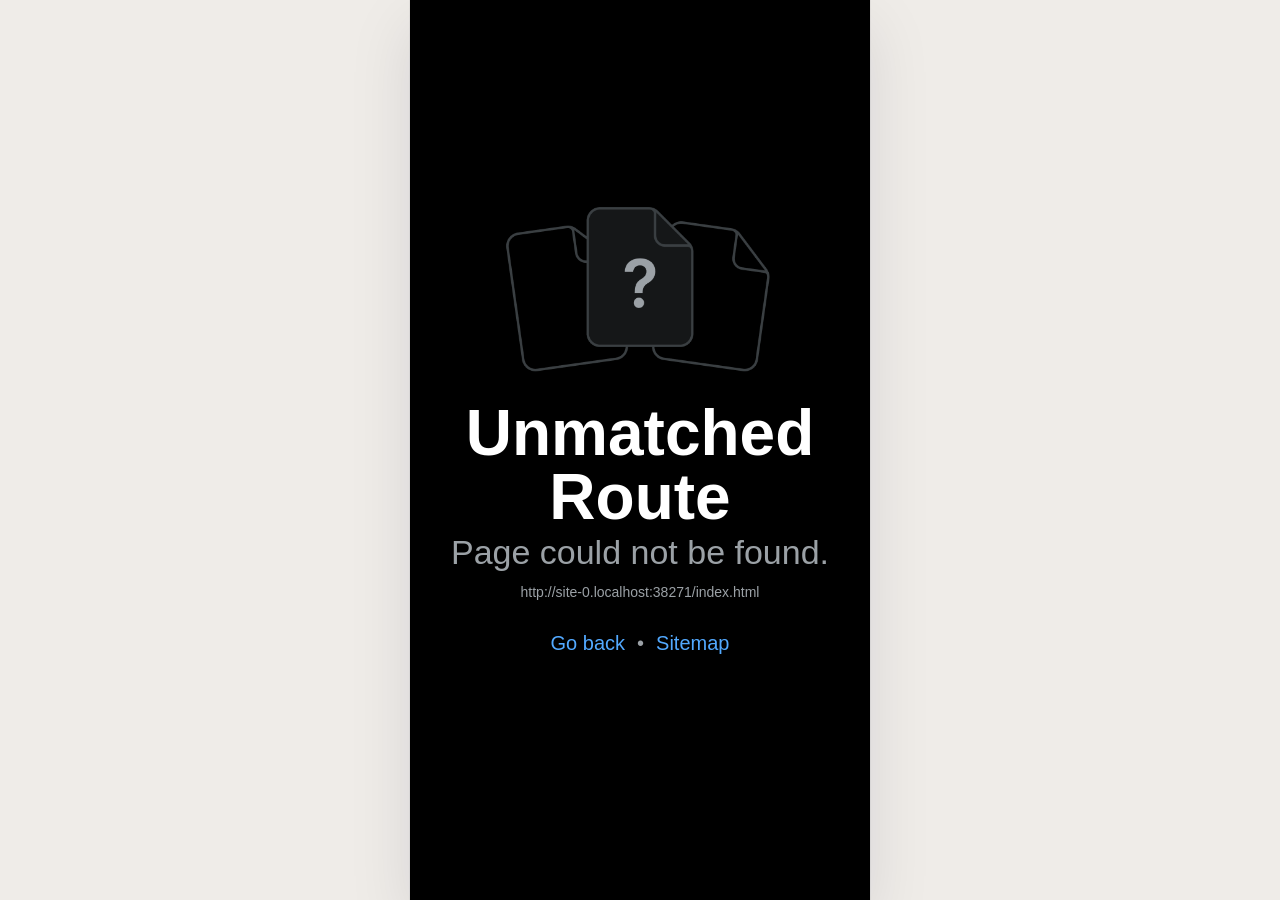
<file: game/index.html>
<!DOCTYPE html>
<html lang="de">
  <head>
    <meta charset="utf-8" />
    <meta http-equiv="X-UA-Compatible" content="IE=edge" />
    <!-- viewport-fit=cover: sonst bleibt unter der Home-Leiste des iPhones
         ein weisser Streifen, sobald die App vom Homescreen startet. -->
    <meta name="viewport" content="width=device-width, initial-scale=1, minimum-scale=1, maximum-scale=1, user-scalable=no, shrink-to-fit=no, viewport-fit=cover" />
    <!-- Telefonnummern nicht automatisch verlinken – das macht Text blau. -->
    <meta name="format-detection" content="telephone=no" />

    <title>Sidequester</title>
    <meta name="description" content="Kleine Aufgaben für die echte Welt. Rausgehen, machen, beweisen." />

    <!-- Zum Home-Bildschirm hinzufügen: eigenes Icon, Vollbild ohne
         Safari-Leiste, Name unter dem Icon. -->
    <link rel="manifest" href="/game/manifest.json" />
    <link rel="apple-touch-icon" href="/game/apple-touch-icon.png" />
    <meta name="apple-mobile-web-app-capable" content="yes" />
    <meta name="mobile-web-app-capable" content="yes" />
    <meta name="apple-mobile-web-app-status-bar-style" content="default" />
    <meta name="apple-mobile-web-app-title" content="Sidequester" />
    <!-- Gleiche Farbe wie der App-Hintergrund: Auf Android geht die
         Statusleiste so nahtlos in die App über. -->
    <meta name="theme-color" content="#FDFCFB" />

    <!-- Kein Vorschautext beim Teilen des Links, der nach Baustelle aussieht. -->
    <meta property="og:title" content="Sidequester" />
    <meta property="og:description" content="Kleine Aufgaben für die echte Welt. Rausgehen, machen, beweisen." />
    <meta property="og:type" content="website" />

    <!-- The `react-native-web` recommended style reset -->
    <style id="expo-reset">
      html,
      body {
        height: 100%;
      }
      body {
        overflow: hidden;
        /* Farbe aus tokens.js (color.bg) – ohne das blitzt beim Start
           kurz Weiss auf, bevor die App gezeichnet ist. */
        background-color: #FDFCFB;
        overscroll-behavior: none;
      }
      #root {
        display: flex;
        /* Wird per Skript auf die sichtbare Höhe gesetzt – bei offener
           Tastatur also nur der Bereich darüber. So bleibt das Eingabe-
           feld im Chat sichtbar, obwohl die Seite selbst fest steht. */
        height: var(--app-hoehe, 100%);
        flex: 1;
      }
      /* Langes Drücken soll keine Textauswahl auslösen – die App wird
         mit dem Finger bedient, nicht gelesen wie eine Webseite. */
      body, #root {
        -webkit-touch-callout: none;
        -webkit-tap-highlight-color: transparent;
      }

      /* App-Gefühl statt Webseite:
         - kein Doppeltipp-Zoom (touch-action: manipulation)
         - keine Textauswahl beim Wischen, ausser in Eingabefeldern
         - keine hellen/dunklen Systemfarben in Formularfeldern */
      :root { color-scheme: light; }
      /* pan-x pan-y: Wischen und Scrollen ja, Zoomen nein. Anders als
         "manipulation" sperrt das auch das Zwei-Finger-Zoomen in Safari. */
      html, body, #root, * { touch-action: pan-x pan-y; }
      /* Die Seite selbst bleibt fest stehen – gescrollt wird nur innen
         in der App. Sonst verrutscht in Safari das ganze Bild, sobald man
         am Rand zieht oder die Tastatur aufgeht. */
      html, body {
        position: fixed;
        inset: 0;
        width: 100%;
        overflow: hidden;
        overscroll-behavior: none;
      }
      body {
        user-select: none;
        -webkit-user-select: none;
        -webkit-font-smoothing: antialiased;
        text-rendering: optimizeLegibility;
      }
      input, textarea, [contenteditable="true"] {
        user-select: text;
        -webkit-user-select: text;
        /* Unter 16px zoomt iOS beim Antippen ins Feld hinein. */
        font-size: max(16px, 1em);
      }
      img { -webkit-user-drag: none; user-drag: none; }

      /* Am Computer: die App als Handy-Spalte in der Mitte statt über die
         ganze Breite gezogen. Auf dem Handy ändert sich nichts. */
      @media (min-width: 600px) {
        body { background-color: #EFECE8; }
        #root {
          max-width: 460px;
          margin: 0 auto;
          background-color: #FDFCFB;
          box-shadow: 0 0 0 1px rgba(22,20,46,.05), 0 24px 60px rgba(22,20,46,.10);
        }
      }
      /* Scrollbalken gehören zu einer Webseite, nicht zu einer App. */
      ::-webkit-scrollbar { width: 0; height: 0; }
    </style>
  <link rel="icon" href="/game/favicon.ico"/></head>

  <body>
    <noscript>
      Sidequester braucht JavaScript. Bitte im Browser aktivieren.
    </noscript>
    <div id="root"></div>
    <!-- Von Joscha: schmalere Login-Spalte am Computer und Link "Über das
         Projekt" auf die Landingpage /home. Fest drin, damit es kein Build
         mehr überschreibt. -->
    <script defer src="/game/home-verweis.js"></script>

    <script>
      // Zoom blockieren – auch dort, wo das Viewport-Attribut allein nicht
      // reicht (Safari ignoriert user-scalable seit iOS 10).
      (function () {
        var stop = function (e) { e.preventDefault(); };
        // Zwei-Finger-Zoom in Safari
        document.addEventListener('gesturestart', stop, { passive: false });
        document.addEventListener('gesturechange', stop, { passive: false });
        document.addEventListener('gestureend', stop, { passive: false });
        // Strg/Cmd + Scrollrad am Computer
        document.addEventListener('wheel', function (e) {
          if (e.ctrlKey || e.metaKey) e.preventDefault();
        }, { passive: false });
        // Strg/Cmd + Plus/Minus/0
        document.addEventListener('keydown', function (e) {
          if ((e.ctrlKey || e.metaKey) && ['+', '-', '=', '0'].indexOf(e.key) !== -1) e.preventDefault();
        });
        // Doppeltipp-Zoom: zwei Tipps unter 300 ms zählen als einer –
        // aber nicht in Eingabefeldern, dort markiert Doppeltipp ein Wort.
        // Ausnahme: die Vollbild-Bildansicht zoomt selber. Dort dürfen die
        // Finger nicht abgefangen werden, sonst bricht Safari die Geste ab.
        function imBild(e) {
          var t = e.target;
          return !!(t && t.closest && t.closest('[data-zoombar]'));
        }
        var letzter = 0;
        document.addEventListener('touchend', function (e) {
          if (imBild(e)) return;
          var jetzt = Date.now();
          var feld = e.target && /INPUT|TEXTAREA/.test(e.target.tagName);
          if (!feld && jetzt - letzter < 300) e.preventDefault();
          letzter = jetzt;
        }, { passive: false });
        // Zwei Finger auf dem Bildschirm = Zoomversuch. Abfangen.
        document.addEventListener('touchmove', function (e) {
          if (imBild(e)) return;
          if (e.touches && e.touches.length > 1) e.preventDefault();
        }, { passive: false });
        // Sichtbare Höhe mitführen: Tastatur auf = App wird kürzer, statt
        // dass Safari die ganze Seite nach oben schiebt.
        var vv = window.visualViewport;
        function hoeheAnpassen() {
          var h = vv ? vv.height : window.innerHeight;
          document.documentElement.style.setProperty('--app-hoehe', h + 'px');
          if (window.scrollY) window.scrollTo(0, 0);
        }
        if (vv) {
          vv.addEventListener('resize', hoeheAnpassen);
          vv.addEventListener('scroll', hoeheAnpassen);
        }
        window.addEventListener('resize', hoeheAnpassen);
        hoeheAnpassen();
        // Wenn die Tastatur zugeht, schiebt Safari die Seite manchmal nicht
        // zurück. Dann wieder nach oben setzen.
        document.addEventListener('focusout', function () {
          setTimeout(hoeheAnpassen, 60);
        });
        // Langes Drücken öffnet kein Browser-Menü.
        document.addEventListener('contextmenu', function (e) {
          if (e.target && /INPUT|TEXTAREA/.test(e.target.tagName)) return;
          e.preventDefault();
        });
      })();
    </script>
  <script src="/game/entry-8d3431b256b8070010ac240442a6cb6e.js" defer></script>
</body>
</html>
</file>
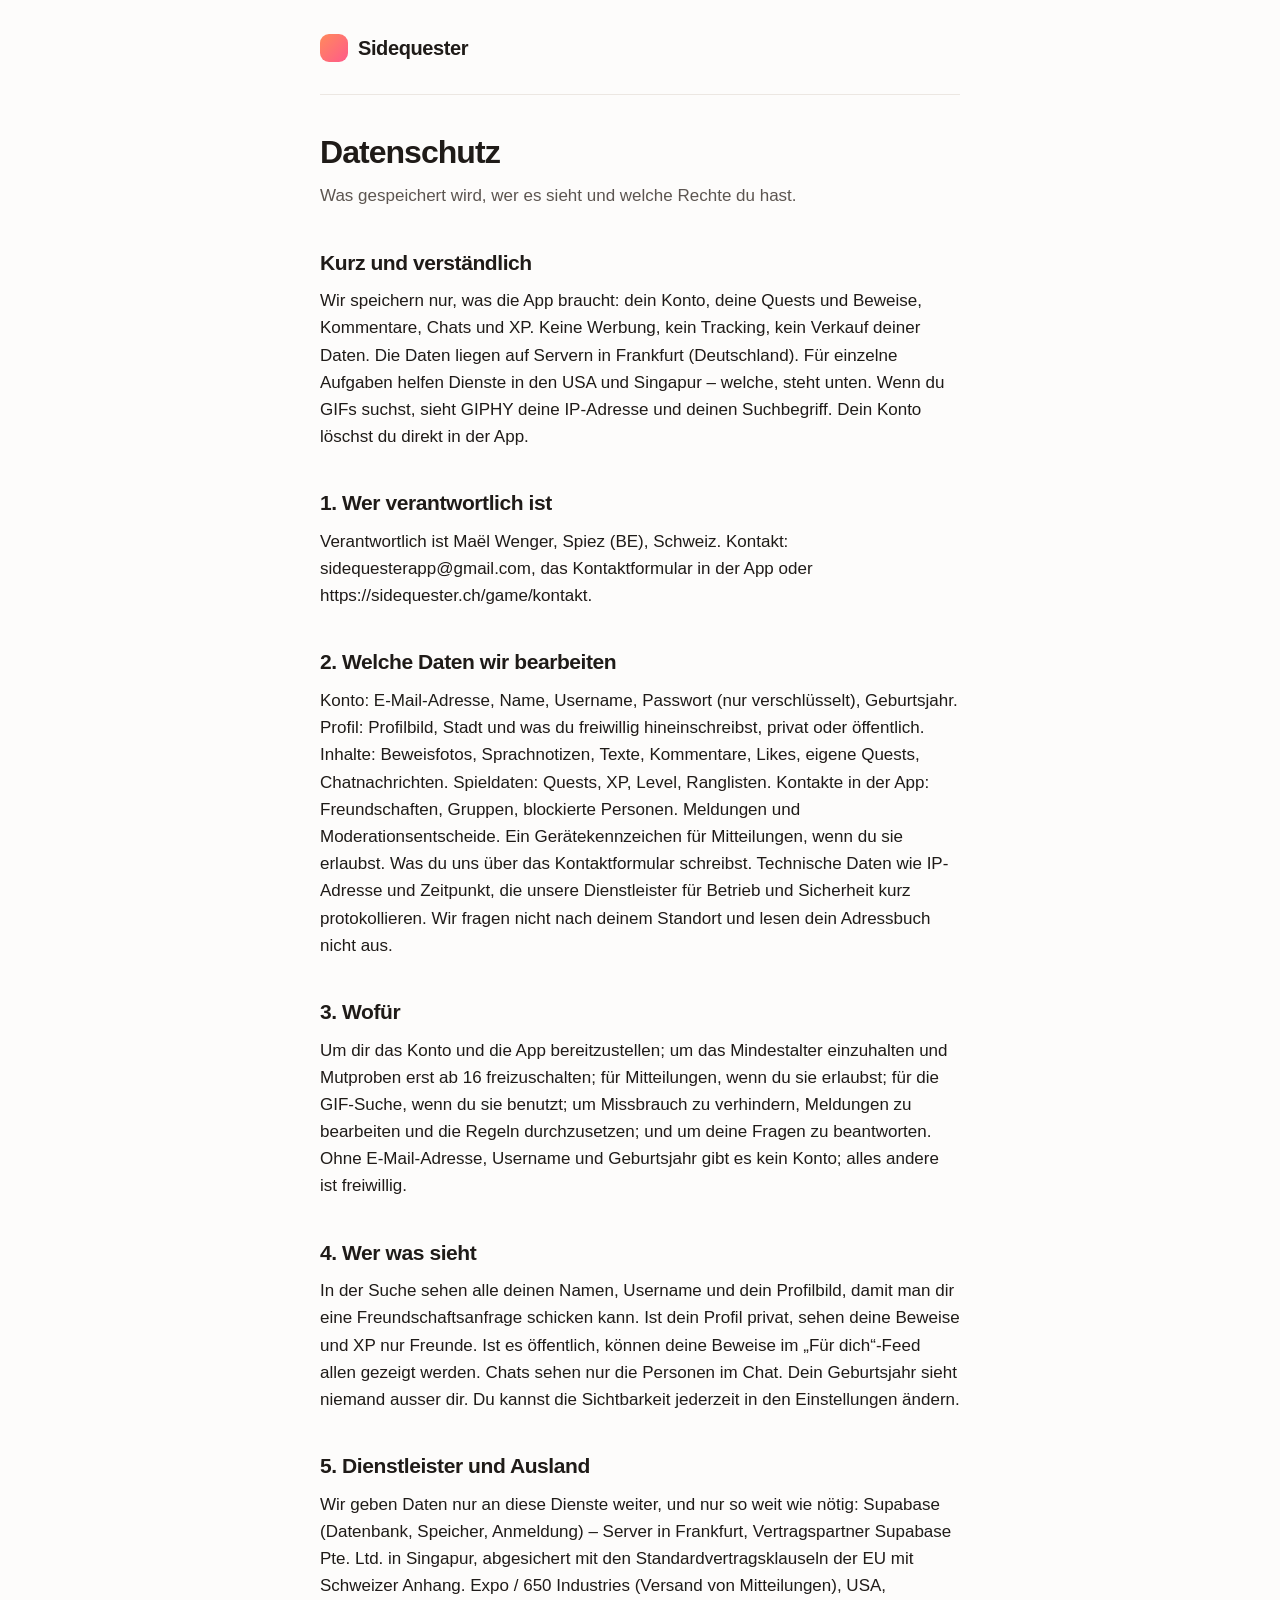
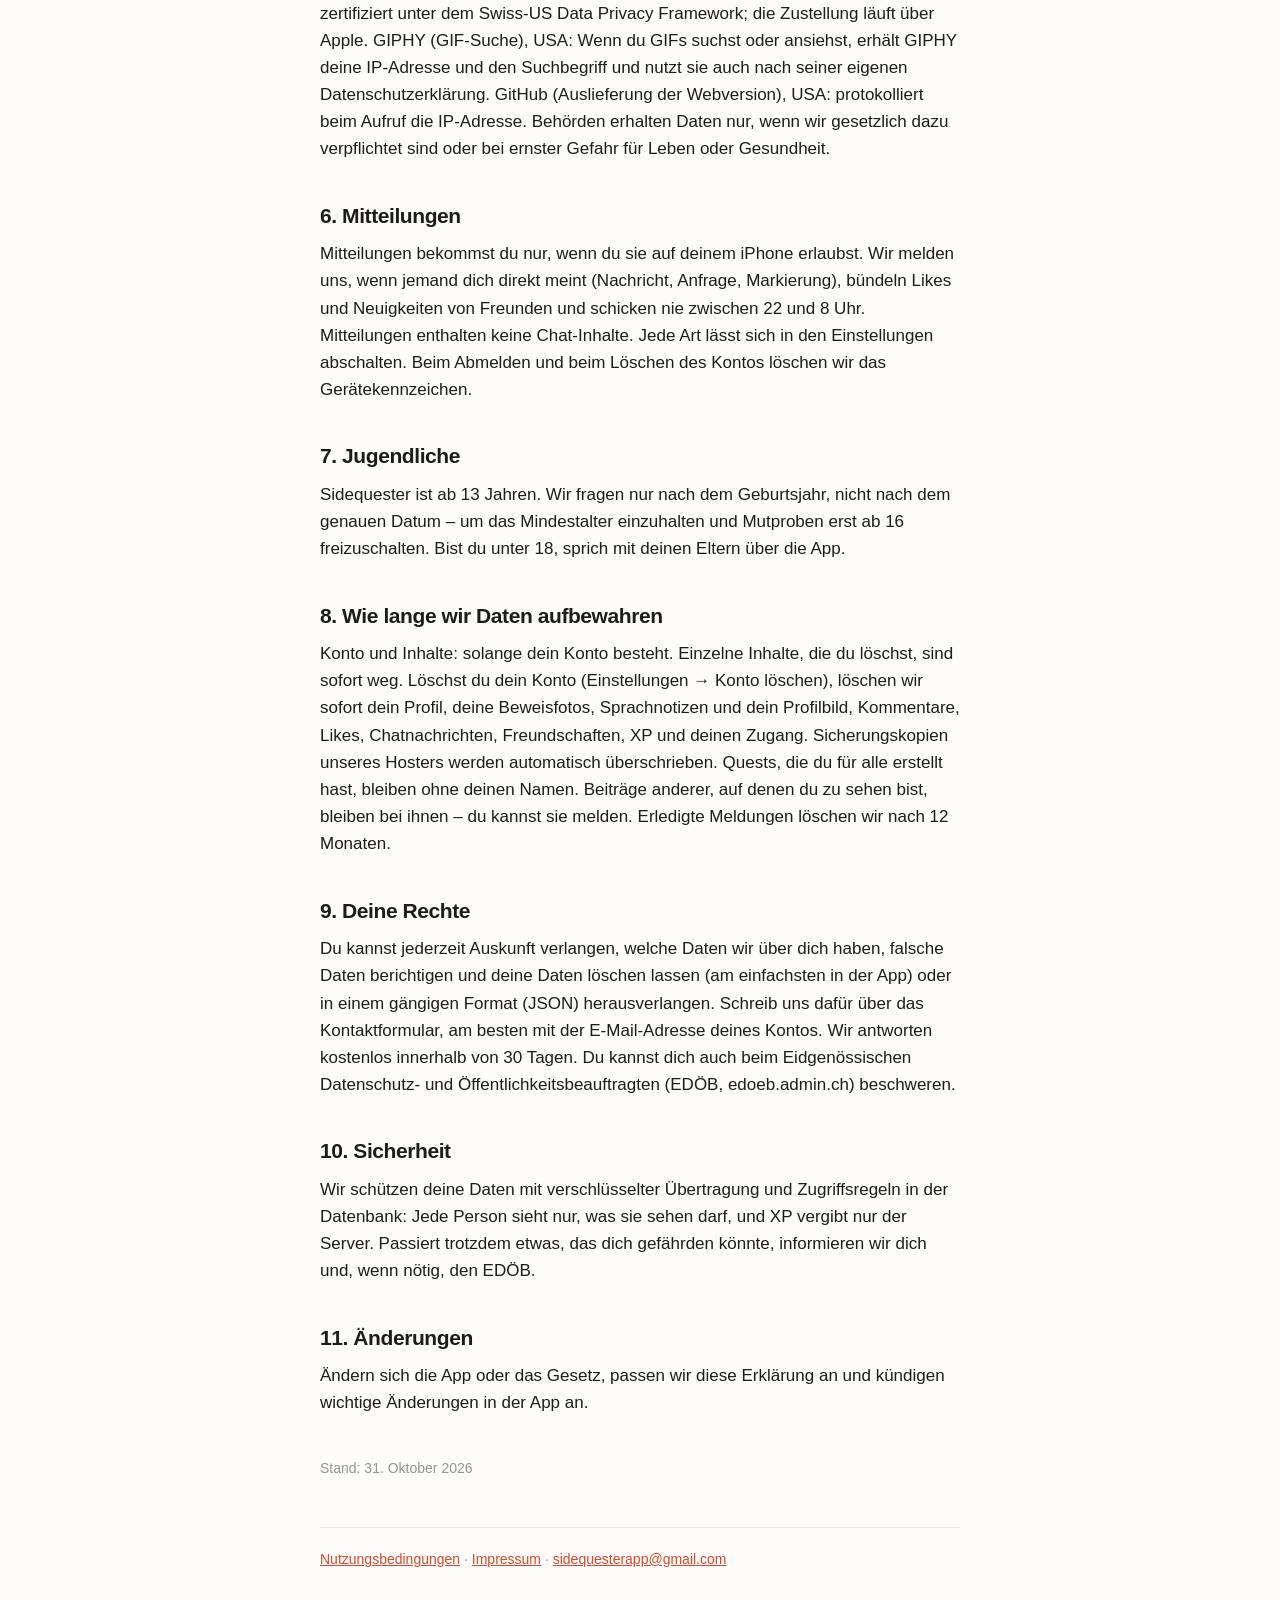
<file: datenschutz.html>
<!DOCTYPE html>
<html lang="de">
<head>
<meta charset="utf-8">
<meta name="viewport" content="width=device-width, initial-scale=1">
<title>Sidequester – Datenschutz</title>
<link rel="stylesheet" href="/style.css">
</head>
<body>
<div class="wrap">
  <header>
    <a class="logo" href="/"><span class="dot"></span>Sidequester</a>
  </header>

  <h1>Datenschutz</h1>
  <p class="lead">Was gespeichert wird, wer es sieht und welche Rechte du hast.</p>

  <h2>Kurz und verständlich</h2>
  <p>Wir speichern nur, was die App braucht: dein Konto, deine Quests und Beweise, Kommentare, Chats und XP. Keine Werbung, kein Tracking, kein Verkauf deiner Daten. Die Daten liegen auf Servern in Frankfurt (Deutschland). Für einzelne Aufgaben helfen Dienste in den USA und Singapur – welche, steht unten. Wenn du GIFs suchst, sieht GIPHY deine IP-Adresse und deinen Suchbegriff. Dein Konto löschst du direkt in der App.</p>
  <h2>1. Wer verantwortlich ist</h2>
  <p>Verantwortlich ist Maël Wenger, Spiez (BE), Schweiz. Kontakt: sidequesterapp@gmail.com, das Kontaktformular in der App oder https://sidequester.ch/game/kontakt.</p>
  <h2>2. Welche Daten wir bearbeiten</h2>
  <p>Konto: E-Mail-Adresse, Name, Username, Passwort (nur verschlüsselt), Geburtsjahr. Profil: Profilbild, Stadt und was du freiwillig hineinschreibst, privat oder öffentlich. Inhalte: Beweisfotos, Sprachnotizen, Texte, Kommentare, Likes, eigene Quests, Chatnachrichten. Spieldaten: Quests, XP, Level, Ranglisten. Kontakte in der App: Freundschaften, Gruppen, blockierte Personen. Meldungen und Moderationsentscheide. Ein Gerätekennzeichen für Mitteilungen, wenn du sie erlaubst. Was du uns über das Kontaktformular schreibst. Technische Daten wie IP-Adresse und Zeitpunkt, die unsere Dienstleister für Betrieb und Sicherheit kurz protokollieren. Wir fragen nicht nach deinem Standort und lesen dein Adressbuch nicht aus.</p>
  <h2>3. Wofür</h2>
  <p>Um dir das Konto und die App bereitzustellen; um das Mindestalter einzuhalten und Mutproben erst ab 16 freizuschalten; für Mitteilungen, wenn du sie erlaubst; für die GIF-Suche, wenn du sie benutzt; um Missbrauch zu verhindern, Meldungen zu bearbeiten und die Regeln durchzusetzen; und um deine Fragen zu beantworten. Ohne E-Mail-Adresse, Username und Geburtsjahr gibt es kein Konto; alles andere ist freiwillig.</p>
  <h2>4. Wer was sieht</h2>
  <p>In der Suche sehen alle deinen Namen, Username und dein Profilbild, damit man dir eine Freundschaftsanfrage schicken kann. Ist dein Profil privat, sehen deine Beweise und XP nur Freunde. Ist es öffentlich, können deine Beweise im „Für dich“-Feed allen gezeigt werden. Chats sehen nur die Personen im Chat. Dein Geburtsjahr sieht niemand ausser dir. Du kannst die Sichtbarkeit jederzeit in den Einstellungen ändern.</p>
  <h2>5. Dienstleister und Ausland</h2>
  <p>Wir geben Daten nur an diese Dienste weiter, und nur so weit wie nötig: Supabase (Datenbank, Speicher, Anmeldung) – Server in Frankfurt, Vertragspartner Supabase Pte. Ltd. in Singapur, abgesichert mit den Standardvertragsklauseln der EU mit Schweizer Anhang. Expo / 650 Industries (Versand von Mitteilungen), USA, zertifiziert unter dem Swiss-US Data Privacy Framework; die Zustellung läuft über Apple. GIPHY (GIF-Suche), USA: Wenn du GIFs suchst oder ansiehst, erhält GIPHY deine IP-Adresse und den Suchbegriff und nutzt sie auch nach seiner eigenen Datenschutzerklärung. GitHub (Auslieferung der Webversion), USA: protokolliert beim Aufruf die IP-Adresse. Behörden erhalten Daten nur, wenn wir gesetzlich dazu verpflichtet sind oder bei ernster Gefahr für Leben oder Gesundheit.</p>
  <h2>6. Mitteilungen</h2>
  <p>Mitteilungen bekommst du nur, wenn du sie auf deinem iPhone erlaubst. Wir melden uns, wenn jemand dich direkt meint (Nachricht, Anfrage, Markierung), bündeln Likes und Neuigkeiten von Freunden und schicken nie zwischen 22 und 8 Uhr. Mitteilungen enthalten keine Chat-Inhalte. Jede Art lässt sich in den Einstellungen abschalten. Beim Abmelden und beim Löschen des Kontos löschen wir das Gerätekennzeichen.</p>
  <h2>7. Jugendliche</h2>
  <p>Sidequester ist ab 13 Jahren. Wir fragen nur nach dem Geburtsjahr, nicht nach dem genauen Datum – um das Mindestalter einzuhalten und Mutproben erst ab 16 freizuschalten. Bist du unter 18, sprich mit deinen Eltern über die App.</p>
  <h2>8. Wie lange wir Daten aufbewahren</h2>
  <p>Konto und Inhalte: solange dein Konto besteht. Einzelne Inhalte, die du löschst, sind sofort weg. Löschst du dein Konto (Einstellungen → Konto löschen), löschen wir sofort dein Profil, deine Beweisfotos, Sprachnotizen und dein Profilbild, Kommentare, Likes, Chatnachrichten, Freundschaften, XP und deinen Zugang. Sicherungskopien unseres Hosters werden automatisch überschrieben. Quests, die du für alle erstellt hast, bleiben ohne deinen Namen. Beiträge anderer, auf denen du zu sehen bist, bleiben bei ihnen – du kannst sie melden. Erledigte Meldungen löschen wir nach 12 Monaten.</p>
  <h2>9. Deine Rechte</h2>
  <p>Du kannst jederzeit Auskunft verlangen, welche Daten wir über dich haben, falsche Daten berichtigen und deine Daten löschen lassen (am einfachsten in der App) oder in einem gängigen Format (JSON) herausverlangen. Schreib uns dafür über das Kontaktformular, am besten mit der E-Mail-Adresse deines Kontos. Wir antworten kostenlos innerhalb von 30 Tagen. Du kannst dich auch beim Eidgenössischen Datenschutz- und Öffentlichkeitsbeauftragten (EDÖB, edoeb.admin.ch) beschweren.</p>
  <h2>10. Sicherheit</h2>
  <p>Wir schützen deine Daten mit verschlüsselter Übertragung und Zugriffsregeln in der Datenbank: Jede Person sieht nur, was sie sehen darf, und XP vergibt nur der Server. Passiert trotzdem etwas, das dich gefährden könnte, informieren wir dich und, wenn nötig, den EDÖB.</p>
  <h2>11. Änderungen</h2>
  <p>Ändern sich die App oder das Gesetz, passen wir diese Erklärung an und kündigen wichtige Änderungen in der App an.</p>

  <p class="stand">Stand: 31. Oktober 2026</p>

  <footer>
    <a href="/nutzungsbedingungen.html">Nutzungsbedingungen</a> ·
    <a href="/impressum.html">Impressum</a> ·
    <a href="mailto:sidequesterapp@gmail.com">sidequesterapp@gmail.com</a>
  </footer>
</div>
</body>
</html>
</file>
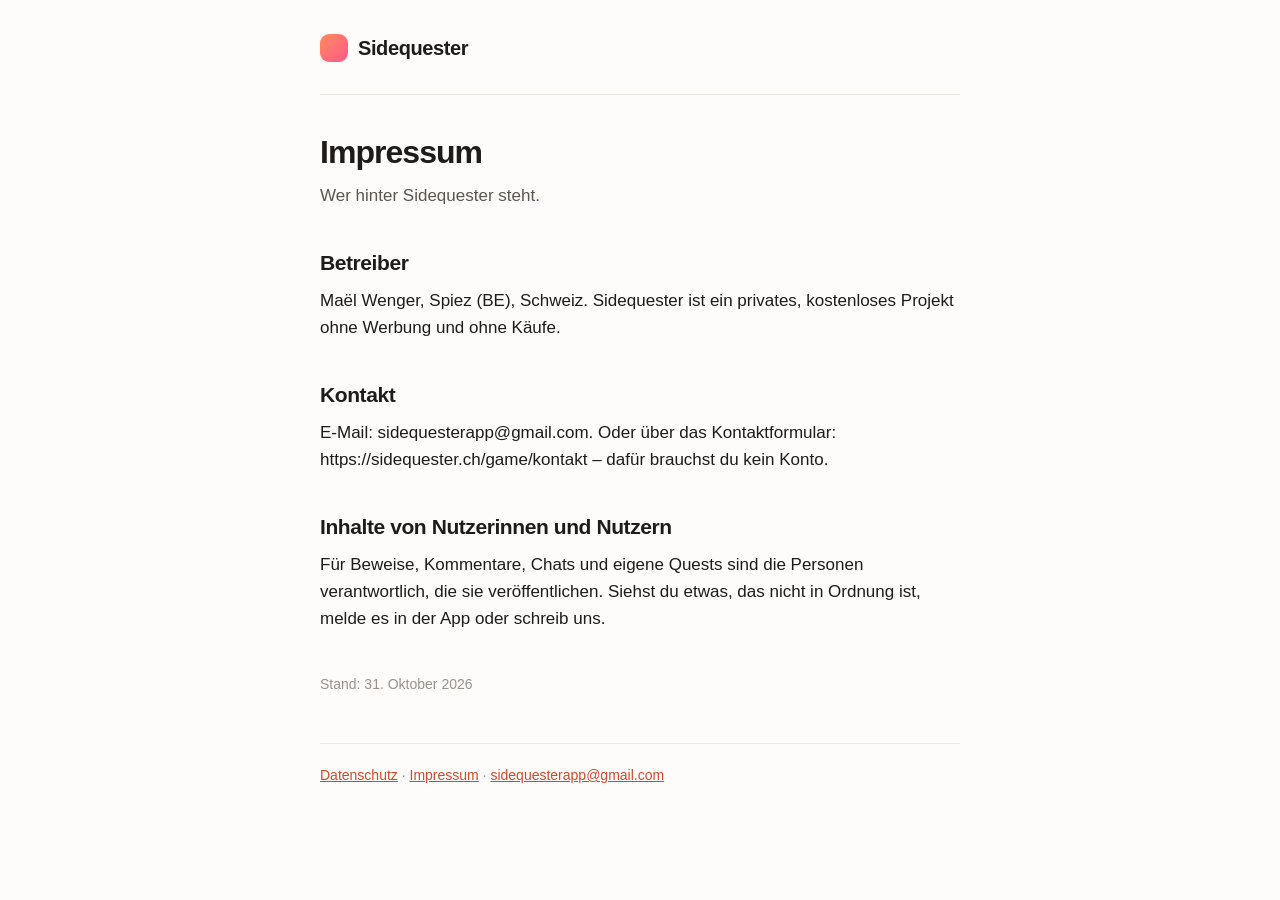
<file: impressum.html>
<!DOCTYPE html>
<html lang="de">
<head>
<meta charset="utf-8">
<meta name="viewport" content="width=device-width, initial-scale=1">
<title>Sidequester – Impressum</title>
<link rel="stylesheet" href="/style.css">
</head>
<body>
<div class="wrap">
  <header>
    <a class="logo" href="/"><span class="dot"></span>Sidequester</a>
  </header>

  <h1>Impressum</h1>
  <p class="lead">Wer hinter Sidequester steht.</p>

  <h2>Betreiber</h2>
  <p>Maël Wenger, Spiez (BE), Schweiz. Sidequester ist ein privates, kostenloses Projekt ohne Werbung und ohne Käufe.</p>
  <h2>Kontakt</h2>
  <p>E-Mail: sidequesterapp@gmail.com. Oder über das Kontaktformular: https://sidequester.ch/game/kontakt – dafür brauchst du kein Konto.</p>
  <h2>Inhalte von Nutzerinnen und Nutzern</h2>
  <p>Für Beweise, Kommentare, Chats und eigene Quests sind die Personen verantwortlich, die sie veröffentlichen. Siehst du etwas, das nicht in Ordnung ist, melde es in der App oder schreib uns.</p>

  <p class="stand">Stand: 31. Oktober 2026</p>

  <footer>
    <a href="/datenschutz.html">Datenschutz</a> ·
    <a href="/impressum.html">Impressum</a> ·
    <a href="mailto:sidequesterapp@gmail.com">sidequesterapp@gmail.com</a>
  </footer>
</div>
</body>
</html>
</file>
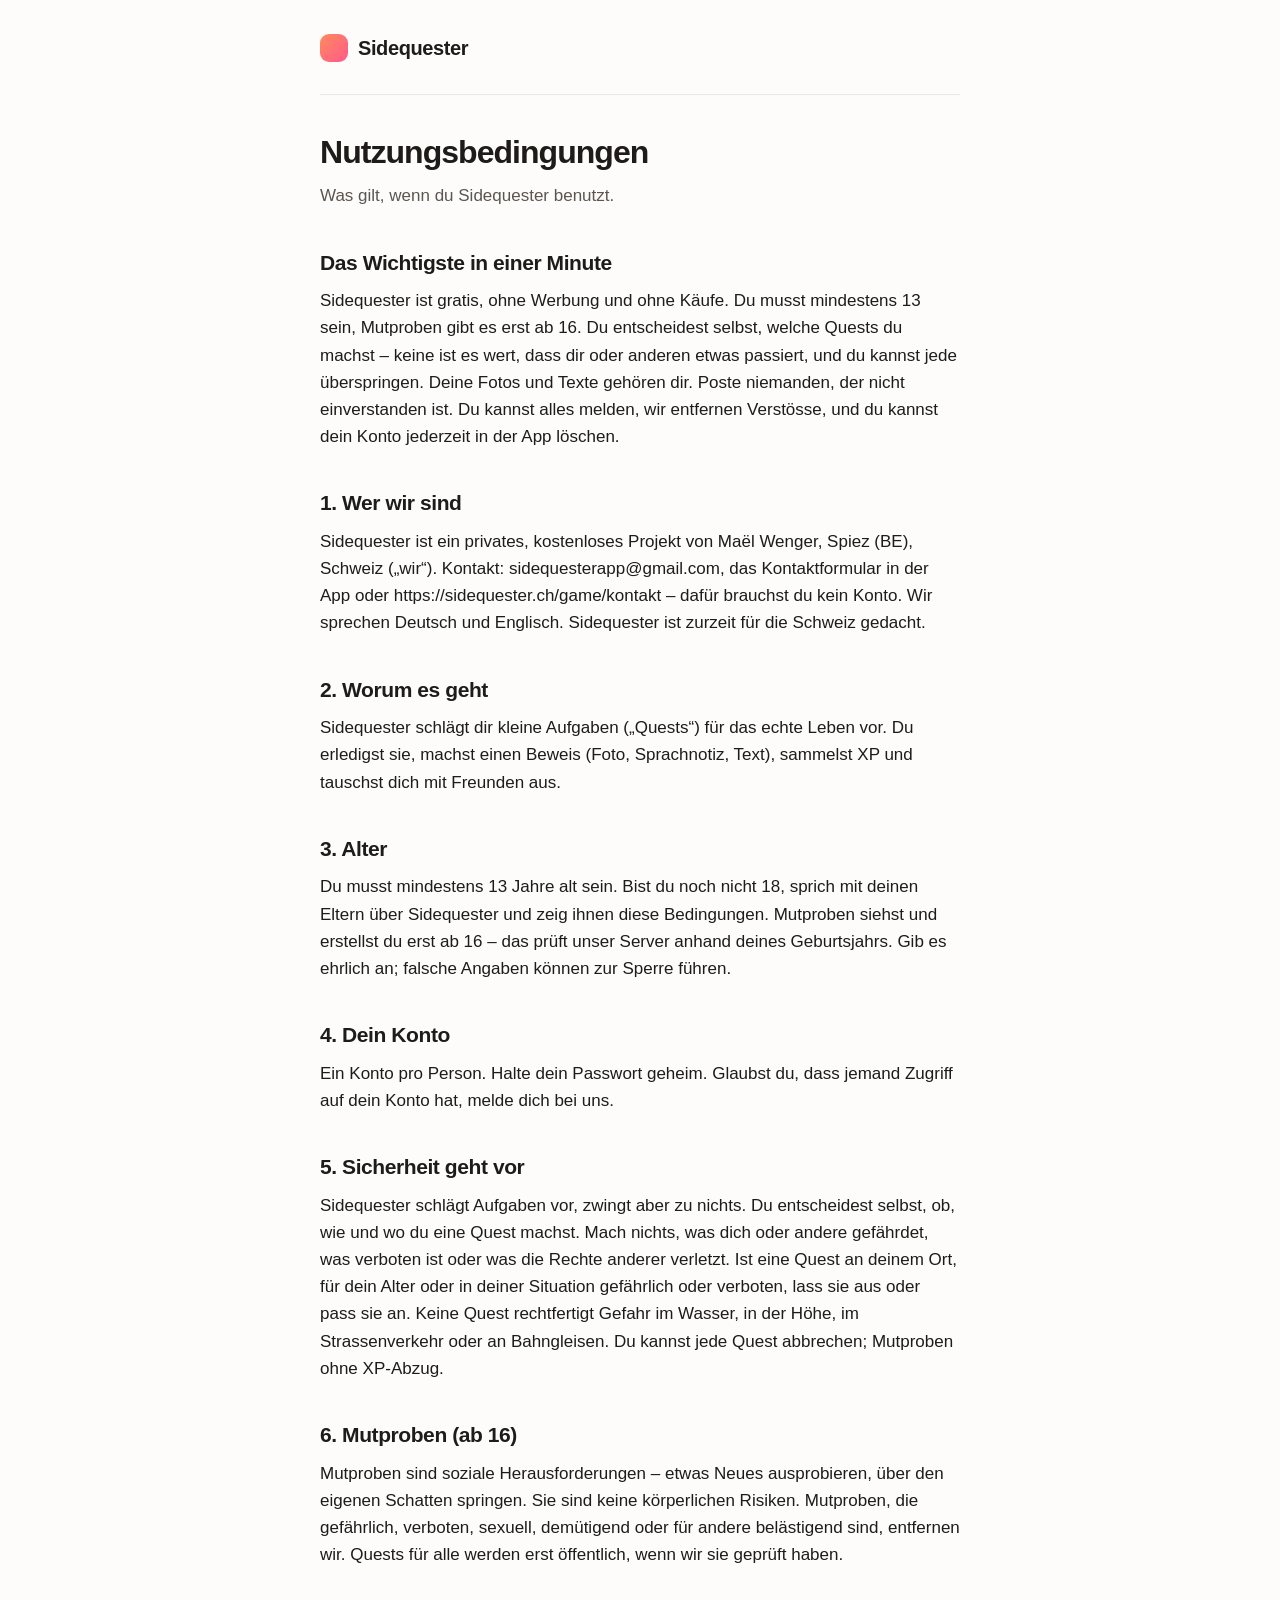
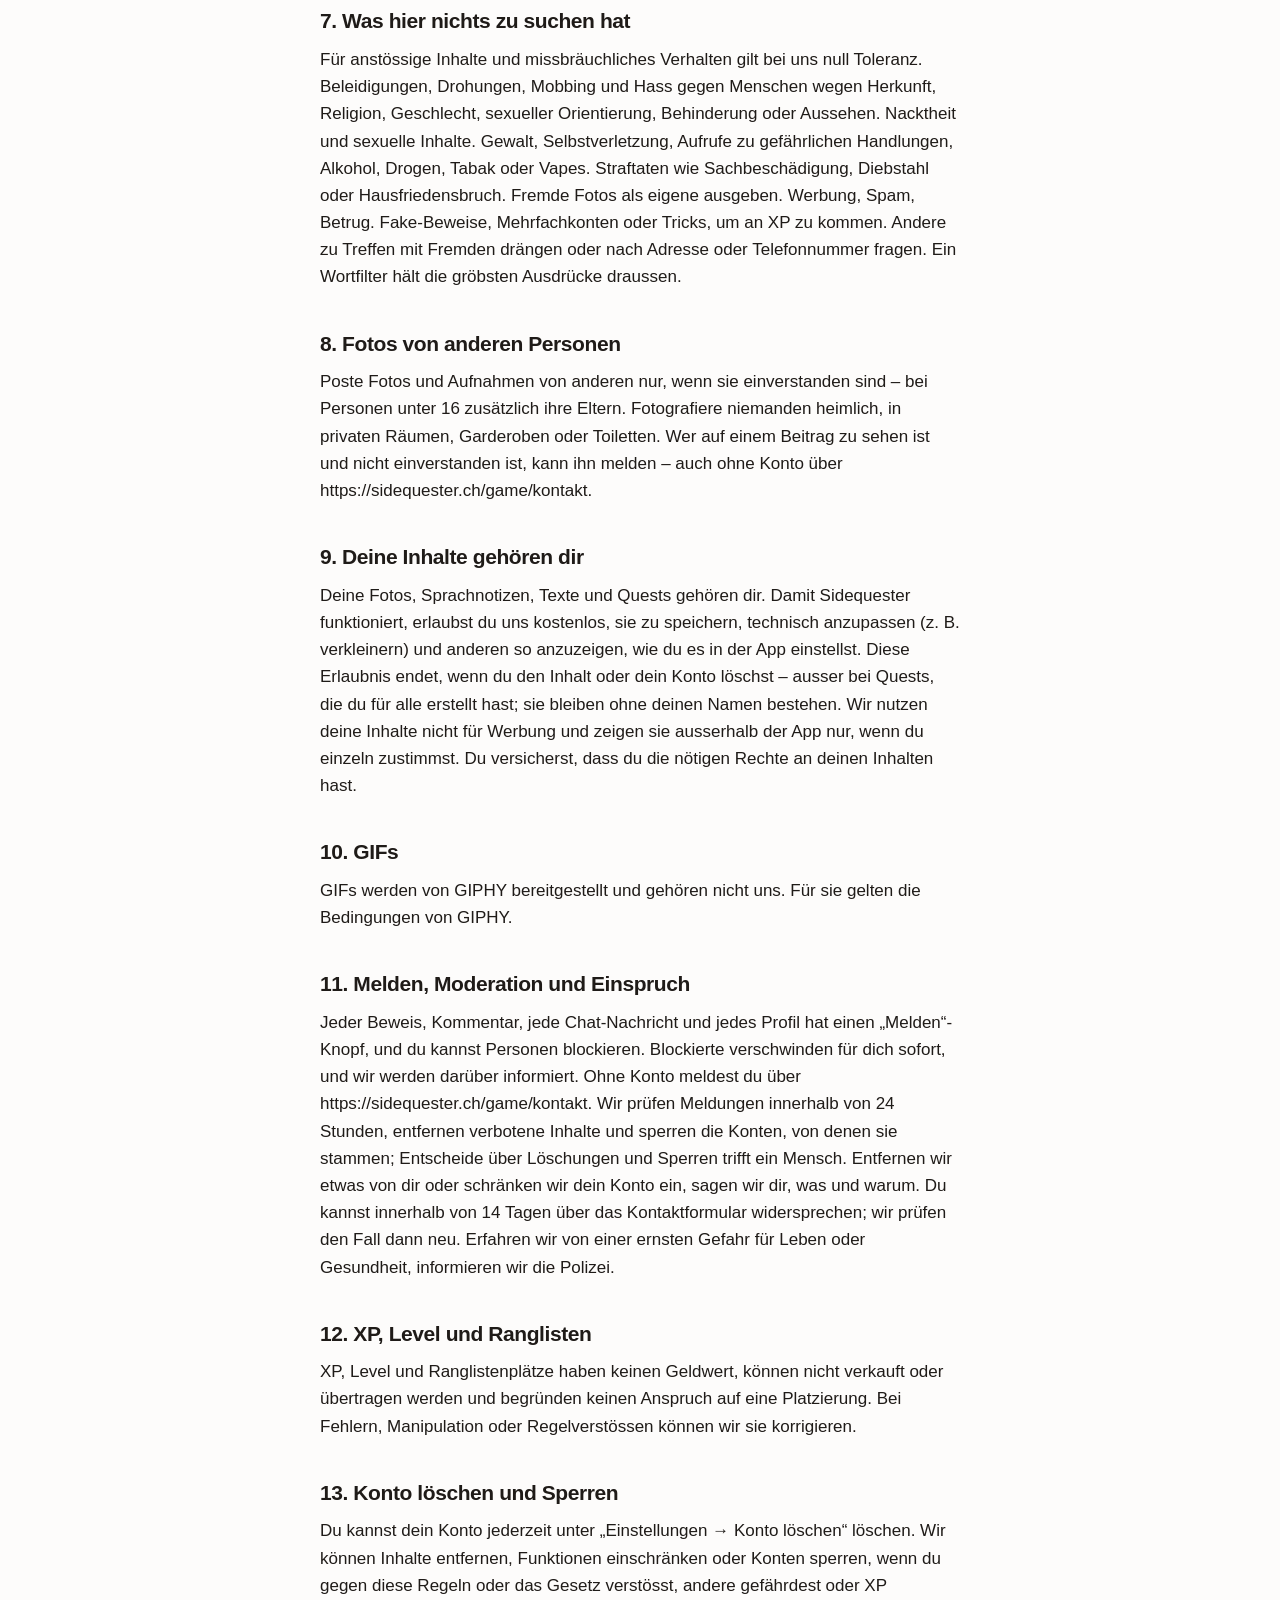
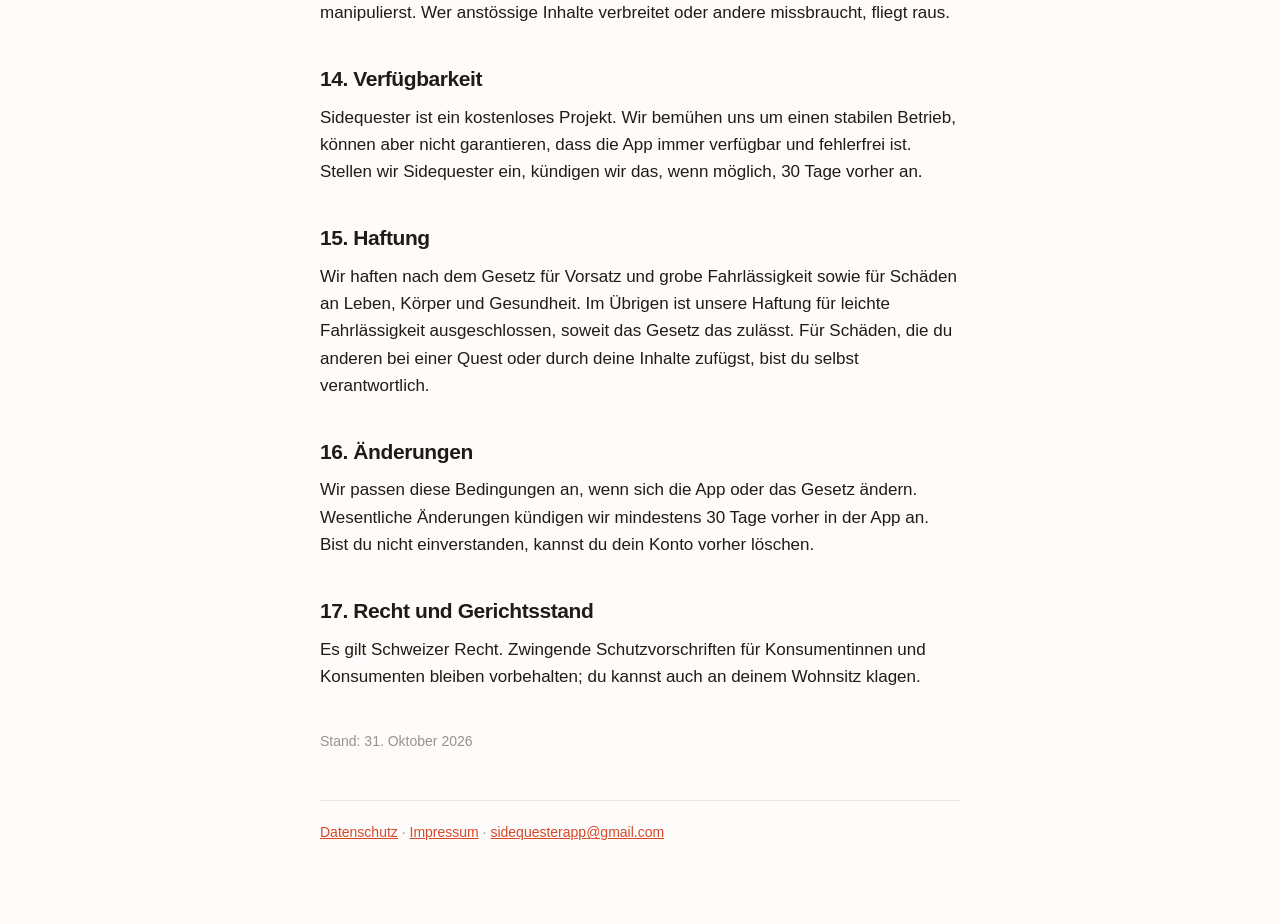
<file: nutzungsbedingungen.html>
<!DOCTYPE html>
<html lang="de">
<head>
<meta charset="utf-8">
<meta name="viewport" content="width=device-width, initial-scale=1">
<title>Sidequester – Nutzungsbedingungen</title>
<link rel="stylesheet" href="/style.css">
</head>
<body>
<div class="wrap">
  <header>
    <a class="logo" href="/"><span class="dot"></span>Sidequester</a>
  </header>

  <h1>Nutzungsbedingungen</h1>
  <p class="lead">Was gilt, wenn du Sidequester benutzt.</p>

  <h2>Das Wichtigste in einer Minute</h2>
  <p>Sidequester ist gratis, ohne Werbung und ohne Käufe. Du musst mindestens 13 sein, Mutproben gibt es erst ab 16. Du entscheidest selbst, welche Quests du machst – keine ist es wert, dass dir oder anderen etwas passiert, und du kannst jede überspringen. Deine Fotos und Texte gehören dir. Poste niemanden, der nicht einverstanden ist. Du kannst alles melden, wir entfernen Verstösse, und du kannst dein Konto jederzeit in der App löschen.</p>
  <h2>1. Wer wir sind</h2>
  <p>Sidequester ist ein privates, kostenloses Projekt von Maël Wenger, Spiez (BE), Schweiz („wir“). Kontakt: sidequesterapp@gmail.com, das Kontaktformular in der App oder https://sidequester.ch/game/kontakt – dafür brauchst du kein Konto. Wir sprechen Deutsch und Englisch. Sidequester ist zurzeit für die Schweiz gedacht.</p>
  <h2>2. Worum es geht</h2>
  <p>Sidequester schlägt dir kleine Aufgaben („Quests“) für das echte Leben vor. Du erledigst sie, machst einen Beweis (Foto, Sprachnotiz, Text), sammelst XP und tauschst dich mit Freunden aus.</p>
  <h2>3. Alter</h2>
  <p>Du musst mindestens 13 Jahre alt sein. Bist du noch nicht 18, sprich mit deinen Eltern über Sidequester und zeig ihnen diese Bedingungen. Mutproben siehst und erstellst du erst ab 16 – das prüft unser Server anhand deines Geburtsjahrs. Gib es ehrlich an; falsche Angaben können zur Sperre führen.</p>
  <h2>4. Dein Konto</h2>
  <p>Ein Konto pro Person. Halte dein Passwort geheim. Glaubst du, dass jemand Zugriff auf dein Konto hat, melde dich bei uns.</p>
  <h2>5. Sicherheit geht vor</h2>
  <p>Sidequester schlägt Aufgaben vor, zwingt aber zu nichts. Du entscheidest selbst, ob, wie und wo du eine Quest machst. Mach nichts, was dich oder andere gefährdet, was verboten ist oder was die Rechte anderer verletzt. Ist eine Quest an deinem Ort, für dein Alter oder in deiner Situation gefährlich oder verboten, lass sie aus oder pass sie an. Keine Quest rechtfertigt Gefahr im Wasser, in der Höhe, im Strassenverkehr oder an Bahngleisen. Du kannst jede Quest abbrechen; Mutproben ohne XP-Abzug.</p>
  <h2>6. Mutproben (ab 16)</h2>
  <p>Mutproben sind soziale Herausforderungen – etwas Neues ausprobieren, über den eigenen Schatten springen. Sie sind keine körperlichen Risiken. Mutproben, die gefährlich, verboten, sexuell, demütigend oder für andere belästigend sind, entfernen wir. Quests für alle werden erst öffentlich, wenn wir sie geprüft haben.</p>
  <h2>7. Was hier nichts zu suchen hat</h2>
  <p>Für anstössige Inhalte und missbräuchliches Verhalten gilt bei uns null Toleranz. Beleidigungen, Drohungen, Mobbing und Hass gegen Menschen wegen Herkunft, Religion, Geschlecht, sexueller Orientierung, Behinderung oder Aussehen. Nacktheit und sexuelle Inhalte. Gewalt, Selbstverletzung, Aufrufe zu gefährlichen Handlungen, Alkohol, Drogen, Tabak oder Vapes. Straftaten wie Sachbeschädigung, Diebstahl oder Hausfriedensbruch. Fremde Fotos als eigene ausgeben. Werbung, Spam, Betrug. Fake-Beweise, Mehrfachkonten oder Tricks, um an XP zu kommen. Andere zu Treffen mit Fremden drängen oder nach Adresse oder Telefonnummer fragen. Ein Wortfilter hält die gröbsten Ausdrücke draussen.</p>
  <h2>8. Fotos von anderen Personen</h2>
  <p>Poste Fotos und Aufnahmen von anderen nur, wenn sie einverstanden sind – bei Personen unter 16 zusätzlich ihre Eltern. Fotografiere niemanden heimlich, in privaten Räumen, Garderoben oder Toiletten. Wer auf einem Beitrag zu sehen ist und nicht einverstanden ist, kann ihn melden – auch ohne Konto über https://sidequester.ch/game/kontakt.</p>
  <h2>9. Deine Inhalte gehören dir</h2>
  <p>Deine Fotos, Sprachnotizen, Texte und Quests gehören dir. Damit Sidequester funktioniert, erlaubst du uns kostenlos, sie zu speichern, technisch anzupassen (z. B. verkleinern) und anderen so anzuzeigen, wie du es in der App einstellst. Diese Erlaubnis endet, wenn du den Inhalt oder dein Konto löschst – ausser bei Quests, die du für alle erstellt hast; sie bleiben ohne deinen Namen bestehen. Wir nutzen deine Inhalte nicht für Werbung und zeigen sie ausserhalb der App nur, wenn du einzeln zustimmst. Du versicherst, dass du die nötigen Rechte an deinen Inhalten hast.</p>
  <h2>10. GIFs</h2>
  <p>GIFs werden von GIPHY bereitgestellt und gehören nicht uns. Für sie gelten die Bedingungen von GIPHY.</p>
  <h2>11. Melden, Moderation und Einspruch</h2>
  <p>Jeder Beweis, Kommentar, jede Chat-Nachricht und jedes Profil hat einen „Melden“-Knopf, und du kannst Personen blockieren. Blockierte verschwinden für dich sofort, und wir werden darüber informiert. Ohne Konto meldest du über https://sidequester.ch/game/kontakt. Wir prüfen Meldungen innerhalb von 24 Stunden, entfernen verbotene Inhalte und sperren die Konten, von denen sie stammen; Entscheide über Löschungen und Sperren trifft ein Mensch. Entfernen wir etwas von dir oder schränken wir dein Konto ein, sagen wir dir, was und warum. Du kannst innerhalb von 14 Tagen über das Kontaktformular widersprechen; wir prüfen den Fall dann neu. Erfahren wir von einer ernsten Gefahr für Leben oder Gesundheit, informieren wir die Polizei.</p>
  <h2>12. XP, Level und Ranglisten</h2>
  <p>XP, Level und Ranglistenplätze haben keinen Geldwert, können nicht verkauft oder übertragen werden und begründen keinen Anspruch auf eine Platzierung. Bei Fehlern, Manipulation oder Regelverstössen können wir sie korrigieren.</p>
  <h2>13. Konto löschen und Sperren</h2>
  <p>Du kannst dein Konto jederzeit unter „Einstellungen → Konto löschen“ löschen. Wir können Inhalte entfernen, Funktionen einschränken oder Konten sperren, wenn du gegen diese Regeln oder das Gesetz verstösst, andere gefährdest oder XP manipulierst. Wer anstössige Inhalte verbreitet oder andere missbraucht, fliegt raus.</p>
  <h2>14. Verfügbarkeit</h2>
  <p>Sidequester ist ein kostenloses Projekt. Wir bemühen uns um einen stabilen Betrieb, können aber nicht garantieren, dass die App immer verfügbar und fehlerfrei ist. Stellen wir Sidequester ein, kündigen wir das, wenn möglich, 30 Tage vorher an.</p>
  <h2>15. Haftung</h2>
  <p>Wir haften nach dem Gesetz für Vorsatz und grobe Fahrlässigkeit sowie für Schäden an Leben, Körper und Gesundheit. Im Übrigen ist unsere Haftung für leichte Fahrlässigkeit ausgeschlossen, soweit das Gesetz das zulässt. Für Schäden, die du anderen bei einer Quest oder durch deine Inhalte zufügst, bist du selbst verantwortlich.</p>
  <h2>16. Änderungen</h2>
  <p>Wir passen diese Bedingungen an, wenn sich die App oder das Gesetz ändern. Wesentliche Änderungen kündigen wir mindestens 30 Tage vorher in der App an. Bist du nicht einverstanden, kannst du dein Konto vorher löschen.</p>
  <h2>17. Recht und Gerichtsstand</h2>
  <p>Es gilt Schweizer Recht. Zwingende Schutzvorschriften für Konsumentinnen und Konsumenten bleiben vorbehalten; du kannst auch an deinem Wohnsitz klagen.</p>

  <p class="stand">Stand: 31. Oktober 2026</p>

  <footer>
    <a href="/datenschutz.html">Datenschutz</a> ·
    <a href="/impressum.html">Impressum</a> ·
    <a href="mailto:sidequesterapp@gmail.com">sidequesterapp@gmail.com</a>
  </footer>
</div>
</body>
</html>
</file>
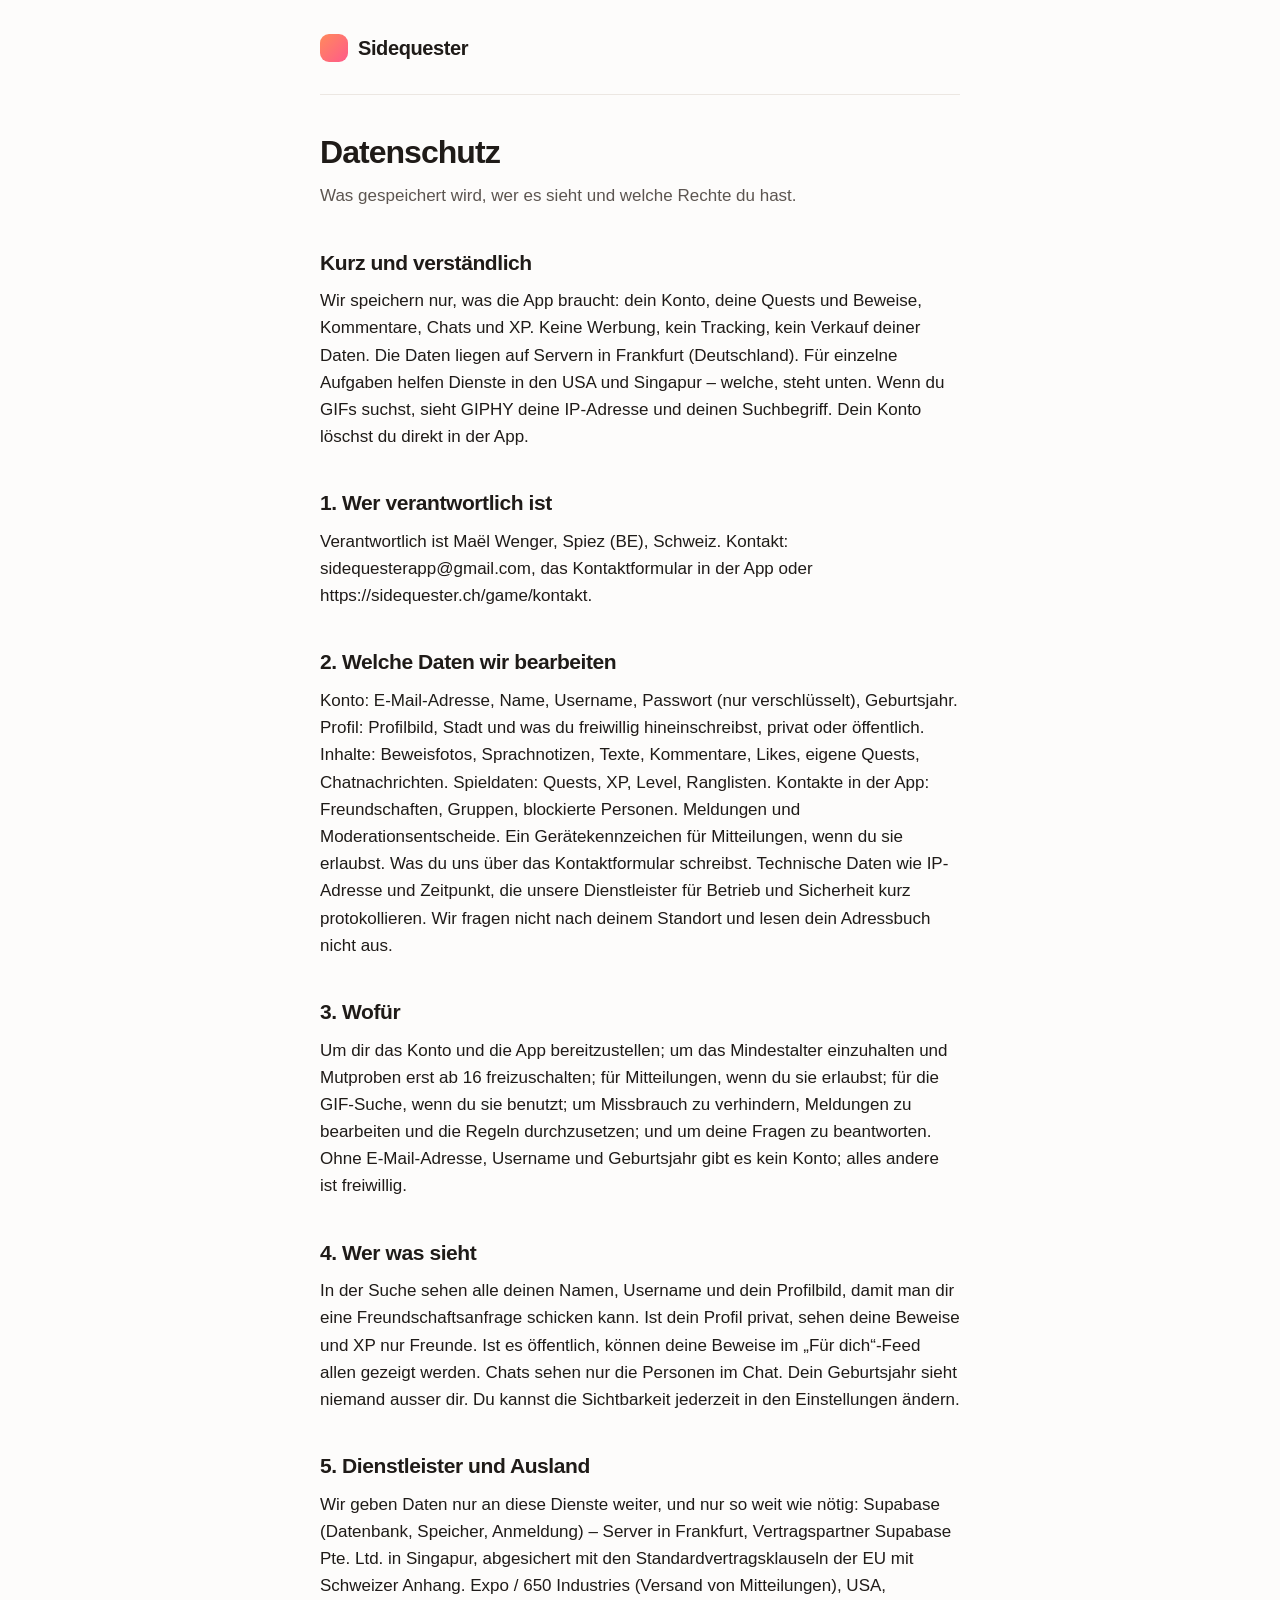
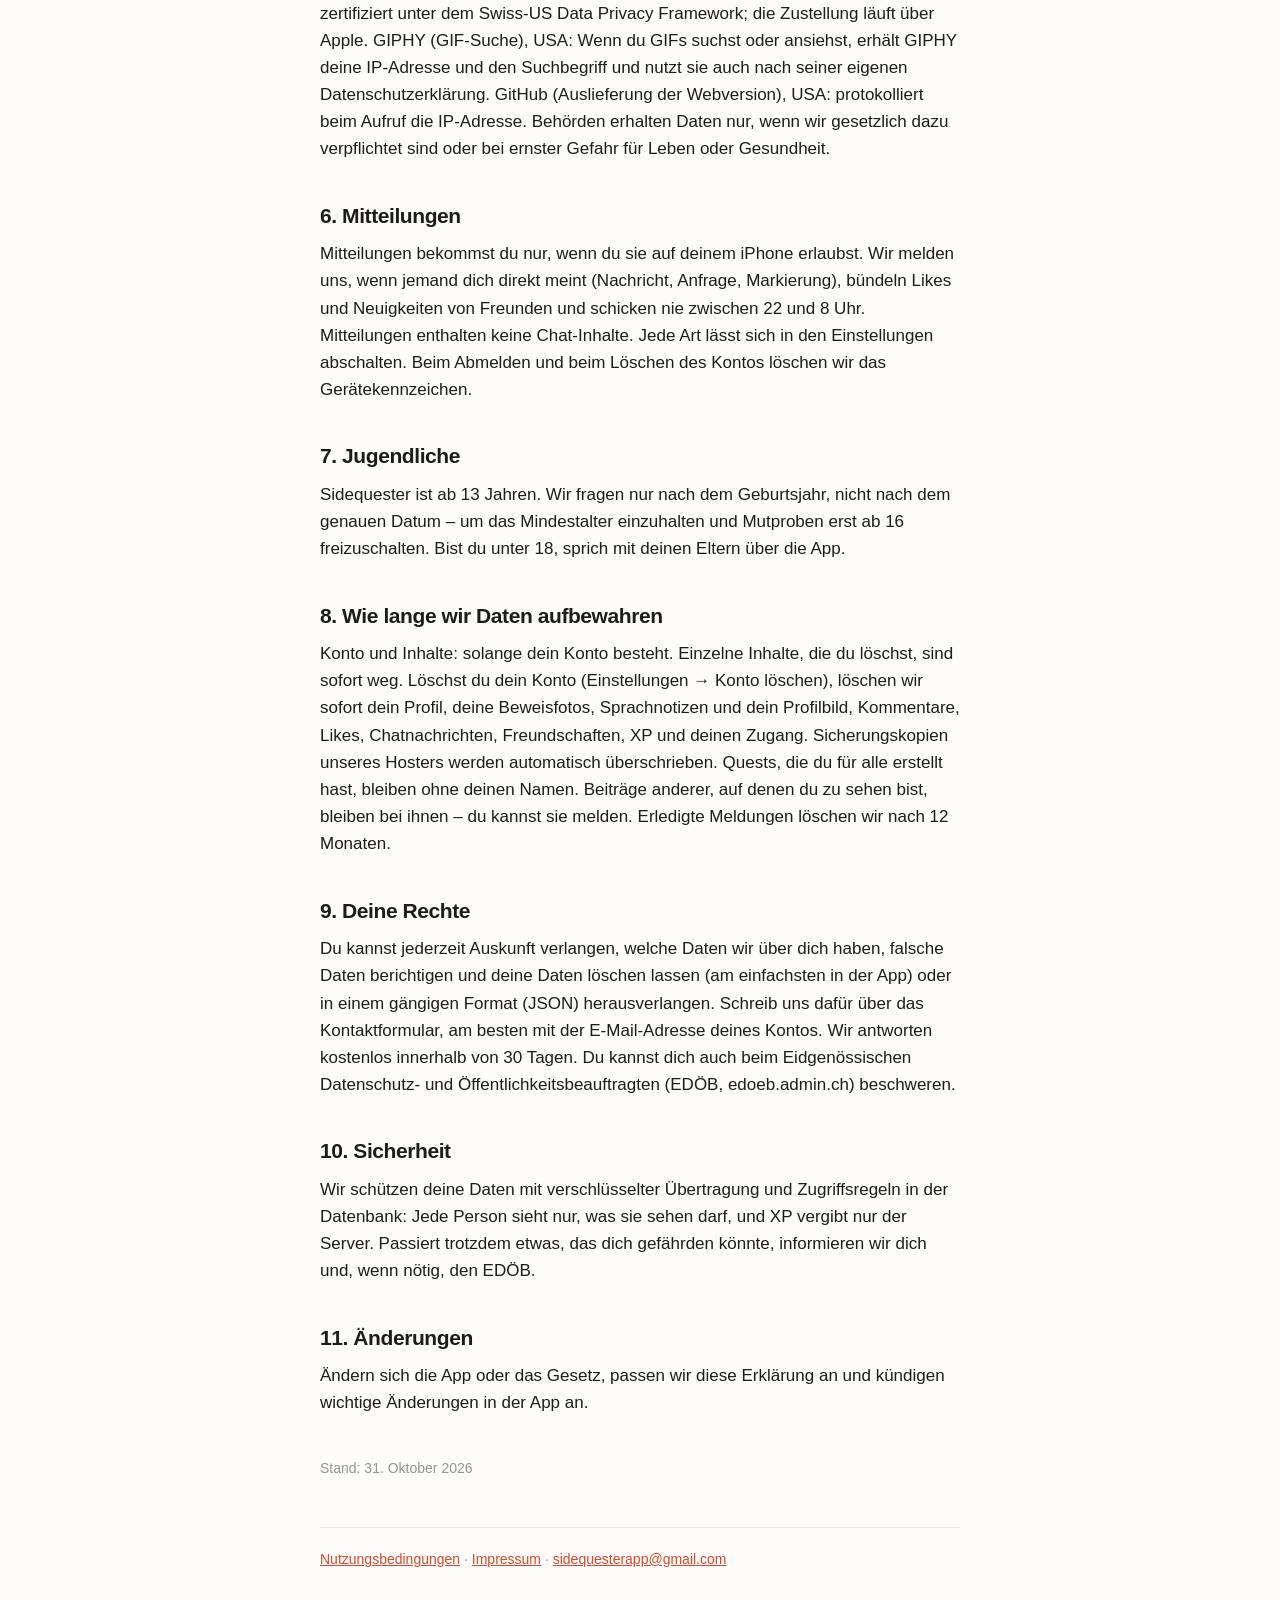
<file: game/datenschutz.html>
<!DOCTYPE html>
<html lang="de">
<head>
<meta charset="utf-8">
<meta name="viewport" content="width=device-width, initial-scale=1">
<title>Sidequester – Datenschutz</title>
<link rel="stylesheet" href="/game/style.css">
</head>
<body>
<div class="wrap">
  <header>
    <a class="logo" href="/"><span class="dot"></span>Sidequester</a>
  </header>

  <h1>Datenschutz</h1>
  <p class="lead">Was gespeichert wird, wer es sieht und welche Rechte du hast.</p>

  <h2>Kurz und verständlich</h2>
  <p>Wir speichern nur, was die App braucht: dein Konto, deine Quests und Beweise, Kommentare, Chats und XP. Keine Werbung, kein Tracking, kein Verkauf deiner Daten. Die Daten liegen auf Servern in Frankfurt (Deutschland). Für einzelne Aufgaben helfen Dienste in den USA und Singapur – welche, steht unten. Wenn du GIFs suchst, sieht GIPHY deine IP-Adresse und deinen Suchbegriff. Dein Konto löschst du direkt in der App.</p>
  <h2>1. Wer verantwortlich ist</h2>
  <p>Verantwortlich ist Maël Wenger, Spiez (BE), Schweiz. Kontakt: sidequesterapp@gmail.com, das Kontaktformular in der App oder https://sidequester.ch/game/kontakt.</p>
  <h2>2. Welche Daten wir bearbeiten</h2>
  <p>Konto: E-Mail-Adresse, Name, Username, Passwort (nur verschlüsselt), Geburtsjahr. Profil: Profilbild, Stadt und was du freiwillig hineinschreibst, privat oder öffentlich. Inhalte: Beweisfotos, Sprachnotizen, Texte, Kommentare, Likes, eigene Quests, Chatnachrichten. Spieldaten: Quests, XP, Level, Ranglisten. Kontakte in der App: Freundschaften, Gruppen, blockierte Personen. Meldungen und Moderationsentscheide. Ein Gerätekennzeichen für Mitteilungen, wenn du sie erlaubst. Was du uns über das Kontaktformular schreibst. Technische Daten wie IP-Adresse und Zeitpunkt, die unsere Dienstleister für Betrieb und Sicherheit kurz protokollieren. Wir fragen nicht nach deinem Standort und lesen dein Adressbuch nicht aus.</p>
  <h2>3. Wofür</h2>
  <p>Um dir das Konto und die App bereitzustellen; um das Mindestalter einzuhalten und Mutproben erst ab 16 freizuschalten; für Mitteilungen, wenn du sie erlaubst; für die GIF-Suche, wenn du sie benutzt; um Missbrauch zu verhindern, Meldungen zu bearbeiten und die Regeln durchzusetzen; und um deine Fragen zu beantworten. Ohne E-Mail-Adresse, Username und Geburtsjahr gibt es kein Konto; alles andere ist freiwillig.</p>
  <h2>4. Wer was sieht</h2>
  <p>In der Suche sehen alle deinen Namen, Username und dein Profilbild, damit man dir eine Freundschaftsanfrage schicken kann. Ist dein Profil privat, sehen deine Beweise und XP nur Freunde. Ist es öffentlich, können deine Beweise im „Für dich“-Feed allen gezeigt werden. Chats sehen nur die Personen im Chat. Dein Geburtsjahr sieht niemand ausser dir. Du kannst die Sichtbarkeit jederzeit in den Einstellungen ändern.</p>
  <h2>5. Dienstleister und Ausland</h2>
  <p>Wir geben Daten nur an diese Dienste weiter, und nur so weit wie nötig: Supabase (Datenbank, Speicher, Anmeldung) – Server in Frankfurt, Vertragspartner Supabase Pte. Ltd. in Singapur, abgesichert mit den Standardvertragsklauseln der EU mit Schweizer Anhang. Expo / 650 Industries (Versand von Mitteilungen), USA, zertifiziert unter dem Swiss-US Data Privacy Framework; die Zustellung läuft über Apple. GIPHY (GIF-Suche), USA: Wenn du GIFs suchst oder ansiehst, erhält GIPHY deine IP-Adresse und den Suchbegriff und nutzt sie auch nach seiner eigenen Datenschutzerklärung. GitHub (Auslieferung der Webversion), USA: protokolliert beim Aufruf die IP-Adresse. Behörden erhalten Daten nur, wenn wir gesetzlich dazu verpflichtet sind oder bei ernster Gefahr für Leben oder Gesundheit.</p>
  <h2>6. Mitteilungen</h2>
  <p>Mitteilungen bekommst du nur, wenn du sie auf deinem iPhone erlaubst. Wir melden uns, wenn jemand dich direkt meint (Nachricht, Anfrage, Markierung), bündeln Likes und Neuigkeiten von Freunden und schicken nie zwischen 22 und 8 Uhr. Mitteilungen enthalten keine Chat-Inhalte. Jede Art lässt sich in den Einstellungen abschalten. Beim Abmelden und beim Löschen des Kontos löschen wir das Gerätekennzeichen.</p>
  <h2>7. Jugendliche</h2>
  <p>Sidequester ist ab 13 Jahren. Wir fragen nur nach dem Geburtsjahr, nicht nach dem genauen Datum – um das Mindestalter einzuhalten und Mutproben erst ab 16 freizuschalten. Bist du unter 18, sprich mit deinen Eltern über die App.</p>
  <h2>8. Wie lange wir Daten aufbewahren</h2>
  <p>Konto und Inhalte: solange dein Konto besteht. Einzelne Inhalte, die du löschst, sind sofort weg. Löschst du dein Konto (Einstellungen → Konto löschen), löschen wir sofort dein Profil, deine Beweisfotos, Sprachnotizen und dein Profilbild, Kommentare, Likes, Chatnachrichten, Freundschaften, XP und deinen Zugang. Sicherungskopien unseres Hosters werden automatisch überschrieben. Quests, die du für alle erstellt hast, bleiben ohne deinen Namen. Beiträge anderer, auf denen du zu sehen bist, bleiben bei ihnen – du kannst sie melden. Erledigte Meldungen löschen wir nach 12 Monaten.</p>
  <h2>9. Deine Rechte</h2>
  <p>Du kannst jederzeit Auskunft verlangen, welche Daten wir über dich haben, falsche Daten berichtigen und deine Daten löschen lassen (am einfachsten in der App) oder in einem gängigen Format (JSON) herausverlangen. Schreib uns dafür über das Kontaktformular, am besten mit der E-Mail-Adresse deines Kontos. Wir antworten kostenlos innerhalb von 30 Tagen. Du kannst dich auch beim Eidgenössischen Datenschutz- und Öffentlichkeitsbeauftragten (EDÖB, edoeb.admin.ch) beschweren.</p>
  <h2>10. Sicherheit</h2>
  <p>Wir schützen deine Daten mit verschlüsselter Übertragung und Zugriffsregeln in der Datenbank: Jede Person sieht nur, was sie sehen darf, und XP vergibt nur der Server. Passiert trotzdem etwas, das dich gefährden könnte, informieren wir dich und, wenn nötig, den EDÖB.</p>
  <h2>11. Änderungen</h2>
  <p>Ändern sich die App oder das Gesetz, passen wir diese Erklärung an und kündigen wichtige Änderungen in der App an.</p>

  <p class="stand">Stand: 31. Oktober 2026</p>

  <footer>
    <a href="/game/nutzungsbedingungen.html">Nutzungsbedingungen</a> ·
    <a href="/impressum.html">Impressum</a> ·
    <a href="mailto:sidequesterapp@gmail.com">sidequesterapp@gmail.com</a>
  </footer>
</div>
</body>
</html>
</file>
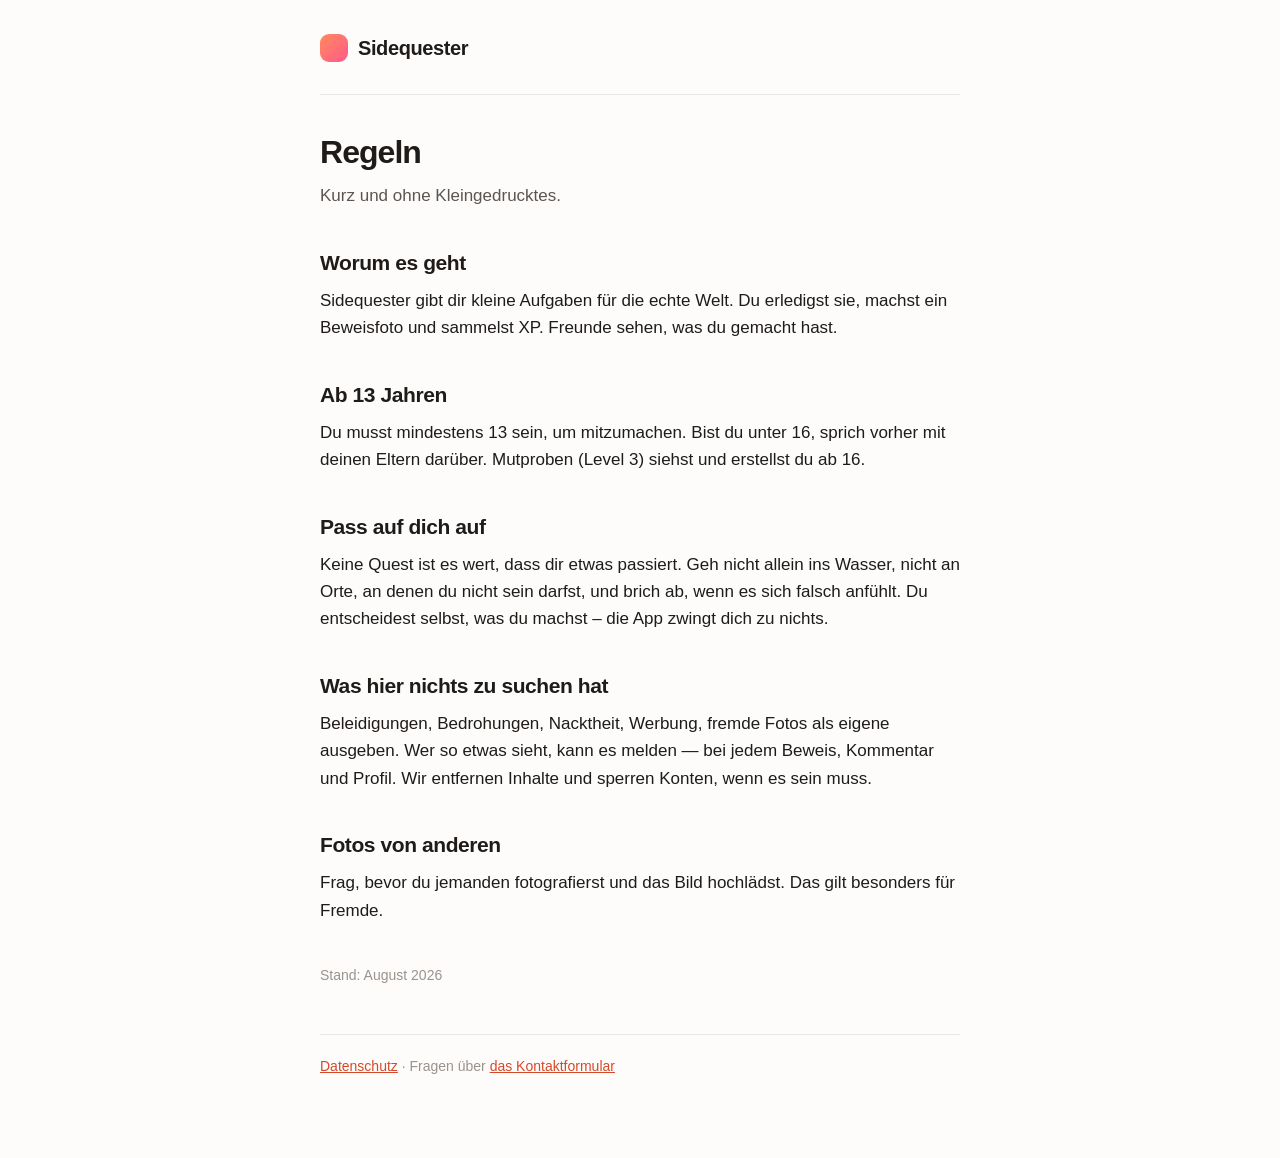
<file: game/nutzungsbedingungen.html>
<!DOCTYPE html>
<html lang="de">
<head>
<meta charset="utf-8">
<meta name="viewport" content="width=device-width, initial-scale=1">
<title>Sidequester – Regeln</title>
<link rel="stylesheet" href="style.css">
</head>
<body>
<div class="wrap">
  <header>
    <a class="logo" href="index.html"><span class="dot"></span>Sidequester</a>
  </header>

  <h1>Regeln</h1>
  <p class="lead">Kurz und ohne Kleingedrucktes.</p>

  <h2>Worum es geht</h2>
  <p>Sidequester gibt dir kleine Aufgaben für die echte Welt. Du erledigst sie, machst ein
  Beweisfoto und sammelst XP. Freunde sehen, was du gemacht hast.</p>

  <h2>Ab 13 Jahren</h2>
  <p>Du musst mindestens 13 sein, um mitzumachen. Bist du unter 16, sprich vorher mit
  deinen Eltern darüber. Mutproben (Level 3) siehst und erstellst du ab 16.</p>

  <h2>Pass auf dich auf</h2>
  <p>Keine Quest ist es wert, dass dir etwas passiert. Geh nicht allein ins Wasser, nicht
  an Orte, an denen du nicht sein darfst, und brich ab, wenn es sich falsch anfühlt. Du
  entscheidest selbst, was du machst – die App zwingt dich zu nichts.</p>

  <h2>Was hier nichts zu suchen hat</h2>
  <p>Beleidigungen, Bedrohungen, Nacktheit, Werbung, fremde Fotos als eigene ausgeben.
  Wer so etwas sieht, kann es melden — bei jedem Beweis, Kommentar und Profil. Wir
  entfernen Inhalte und sperren Konten, wenn es sein muss.</p>

  <h2>Fotos von anderen</h2>
  <p>Frag, bevor du jemanden fotografierst und das Bild hochlädst. Das gilt besonders für
  Fremde.</p>

  <p class="stand">Stand: August 2026</p>

  <footer>
    <a href="datenschutz.html">Datenschutz</a> ·
    Fragen über <a href="https://sidequester.ch/game/kontakt">das Kontaktformular</a>
  </footer>
</div>
</body>
</html>
</file>
<file: style.css>
:root {
  --bg: #FDFCFB;
  --surface: #FFFFFF;
  --ink900: #1F1B18;
  --ink600: #5C5550;
  --ink400: #9A928C;
  --line: #ECE7E2;
  --coral: #FF6B4A;
  --coral700: #D6482A;
}

* { box-sizing: border-box; }

html { -webkit-text-size-adjust: 100%; }

body {
  margin: 0;
  background: var(--bg);
  color: var(--ink900);
  font-family: -apple-system, BlinkMacSystemFont, "Segoe UI", Roboto, Helvetica, Arial, sans-serif;
  line-height: 1.6;
  font-size: 17px;
}

.wrap {
  max-width: 680px;
  margin: 0 auto;
  padding: 32px 20px 80px;
}

header {
  padding-bottom: 24px;
  border-bottom: 1px solid var(--line);
  margin-bottom: 32px;
}

.logo {
  display: inline-flex;
  align-items: center;
  gap: 10px;
  font-weight: 800;
  font-size: 20px;
  letter-spacing: -0.02em;
  text-decoration: none;
  color: var(--ink900);
}

.logo .dot {
  width: 28px;
  height: 28px;
  border-radius: 9px;
  background: linear-gradient(135deg, #FF8A5C, #FF5A8A);
  display: inline-block;
}

h1 {
  font-size: 32px;
  letter-spacing: -0.03em;
  margin: 20px 0 4px;
}

.lead {
  color: var(--ink600);
  margin: 0;
}

h2 {
  font-size: 21px;
  letter-spacing: -0.02em;
  margin: 36px 0 8px;
}

p { margin: 0 0 8px; }

a { color: var(--coral700); }

.nav {
  display: flex;
  flex-wrap: wrap;
  gap: 12px;
  margin: 28px 0 8px;
}

.nav a {
  display: inline-block;
  padding: 12px 18px;
  border-radius: 14px;
  background: var(--surface);
  border: 1px solid var(--line);
  font-weight: 600;
  text-decoration: none;
  color: var(--ink900);
}

.stand {
  color: var(--ink400);
  font-size: 14px;
  margin-top: 40px;
}

footer {
  margin-top: 48px;
  padding-top: 20px;
  border-top: 1px solid var(--line);
  color: var(--ink400);
  font-size: 14px;
}
</file>
<file: game/style.css>
:root {
  --bg: #FDFCFB;
  --surface: #FFFFFF;
  --ink900: #1F1B18;
  --ink600: #5C5550;
  --ink400: #9A928C;
  --line: #ECE7E2;
  --coral: #FF6B4A;
  --coral700: #D6482A;
}

* { box-sizing: border-box; }

html { -webkit-text-size-adjust: 100%; }

body {
  margin: 0;
  background: var(--bg);
  color: var(--ink900);
  font-family: -apple-system, BlinkMacSystemFont, "Segoe UI", Roboto, Helvetica, Arial, sans-serif;
  line-height: 1.6;
  font-size: 17px;
}

.wrap {
  max-width: 680px;
  margin: 0 auto;
  padding: 32px 20px 80px;
}

header {
  padding-bottom: 24px;
  border-bottom: 1px solid var(--line);
  margin-bottom: 32px;
}

.logo {
  display: inline-flex;
  align-items: center;
  gap: 10px;
  font-weight: 800;
  font-size: 20px;
  letter-spacing: -0.02em;
  text-decoration: none;
  color: var(--ink900);
}

.logo .dot {
  width: 28px;
  height: 28px;
  border-radius: 9px;
  background: linear-gradient(135deg, #FF8A5C, #FF5A8A);
  display: inline-block;
}

h1 {
  font-size: 32px;
  letter-spacing: -0.03em;
  margin: 20px 0 4px;
}

.lead {
  color: var(--ink600);
  margin: 0;
}

h2 {
  font-size: 21px;
  letter-spacing: -0.02em;
  margin: 36px 0 8px;
}

p { margin: 0 0 8px; }

a { color: var(--coral700); }

.nav {
  display: flex;
  flex-wrap: wrap;
  gap: 12px;
  margin: 28px 0 8px;
}

.nav a {
  display: inline-block;
  padding: 12px 18px;
  border-radius: 14px;
  background: var(--surface);
  border: 1px solid var(--line);
  font-weight: 600;
  text-decoration: none;
  color: var(--ink900);
}

.stand {
  color: var(--ink400);
  font-size: 14px;
  margin-top: 40px;
}

footer {
  margin-top: 48px;
  padding-top: 20px;
  border-top: 1px solid var(--line);
  color: var(--ink400);
  font-size: 14px;
}
</file>
